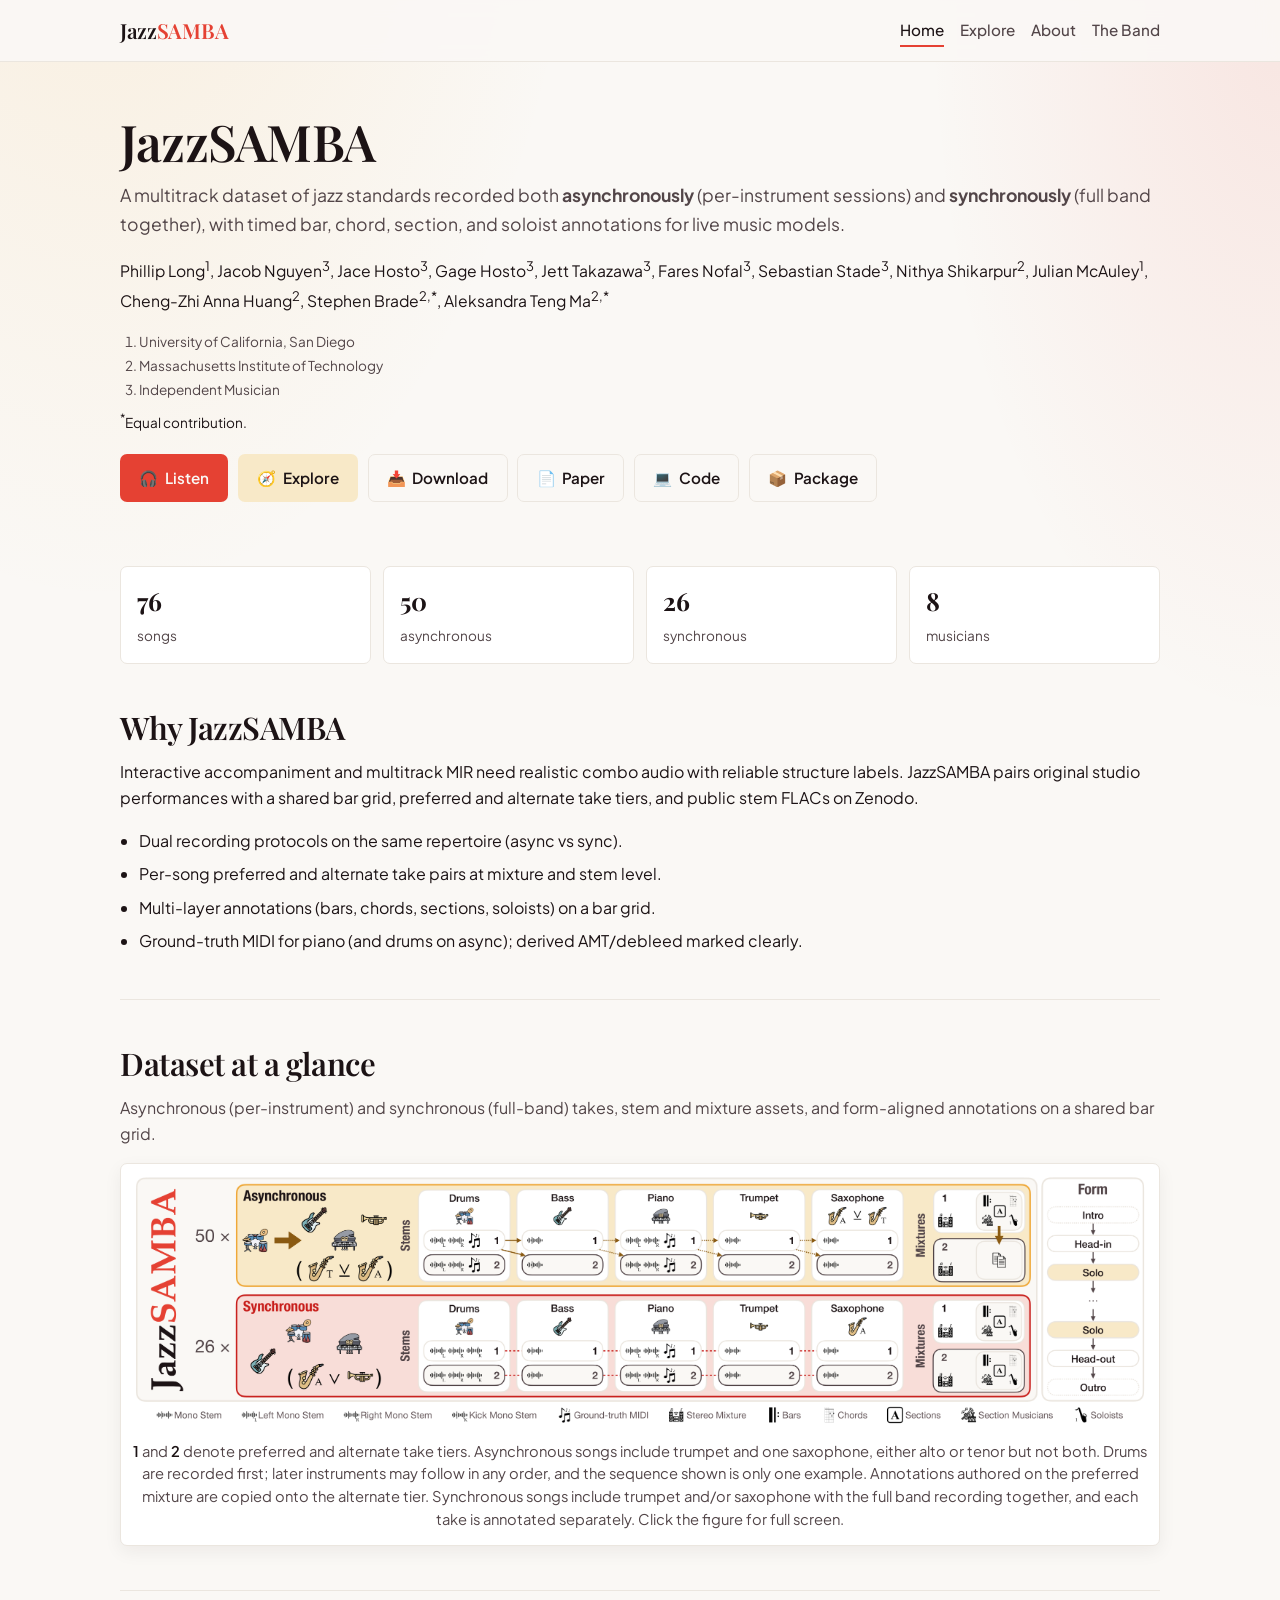
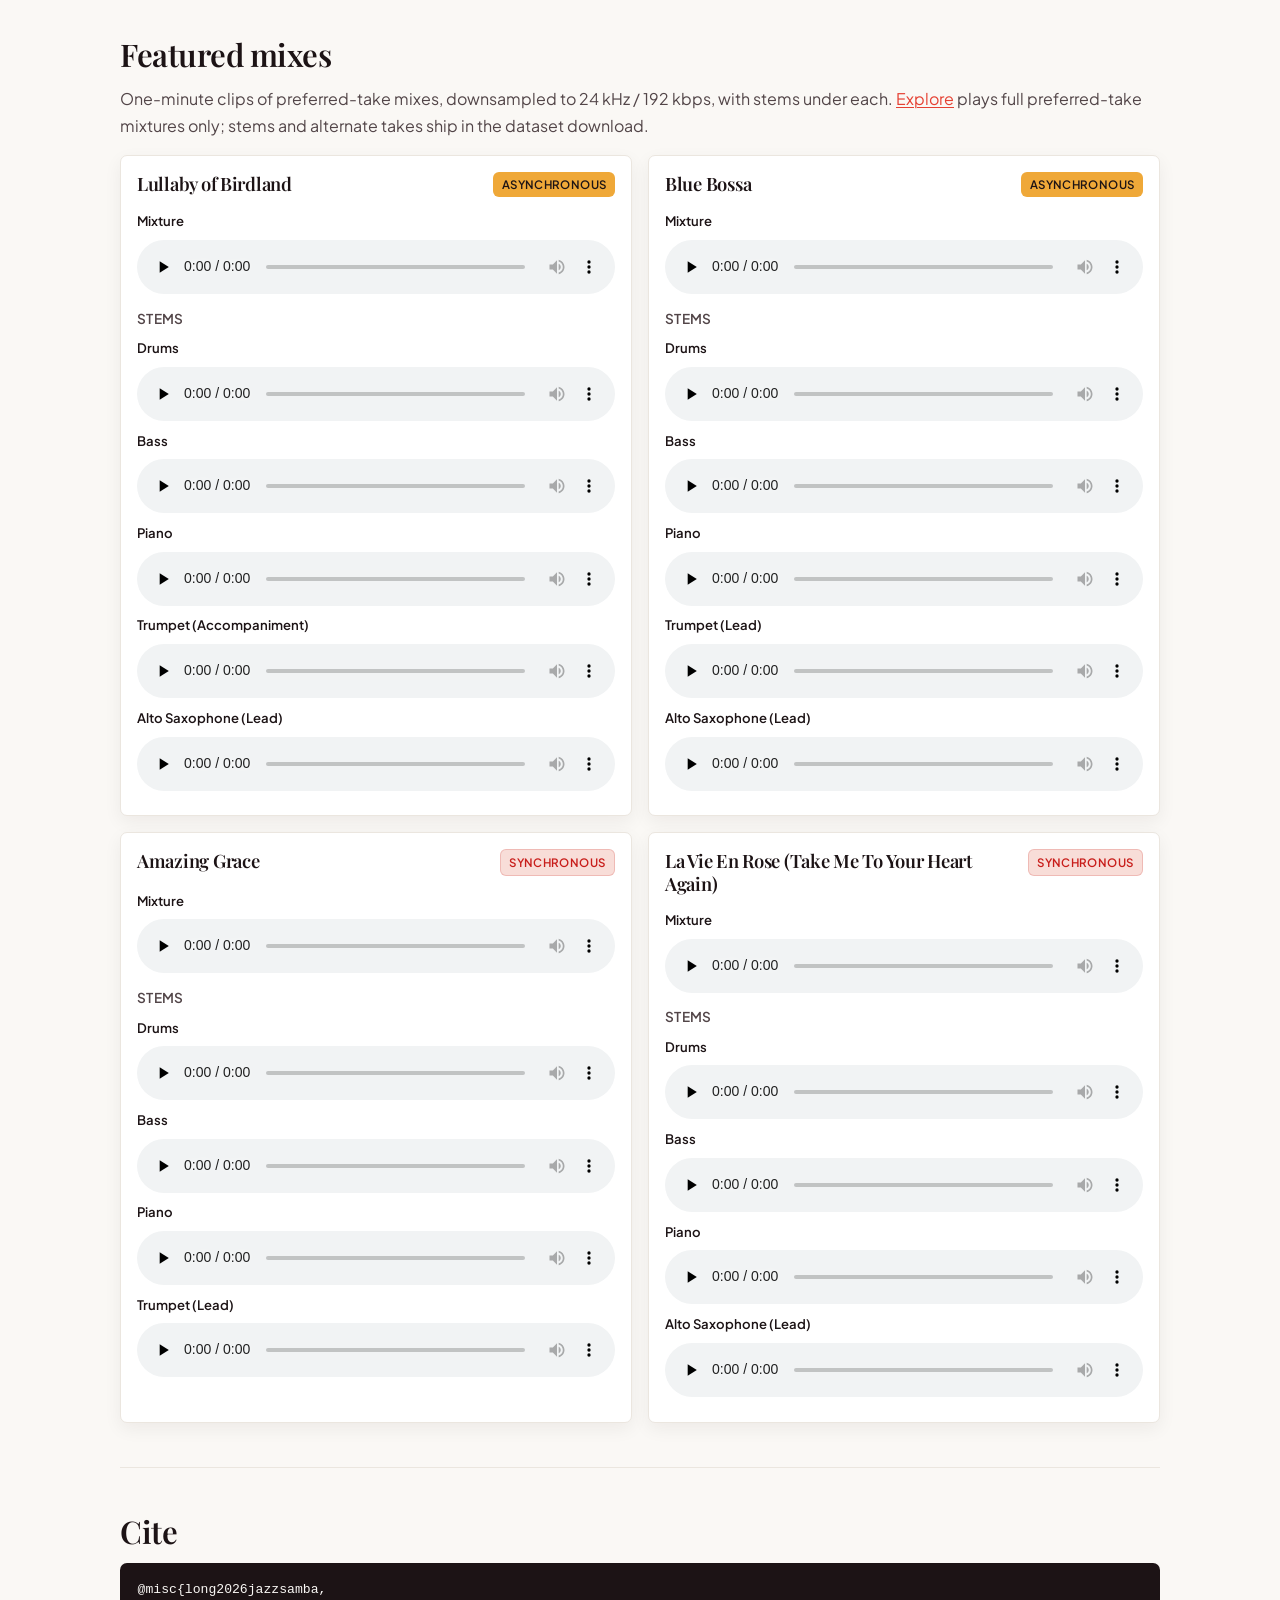
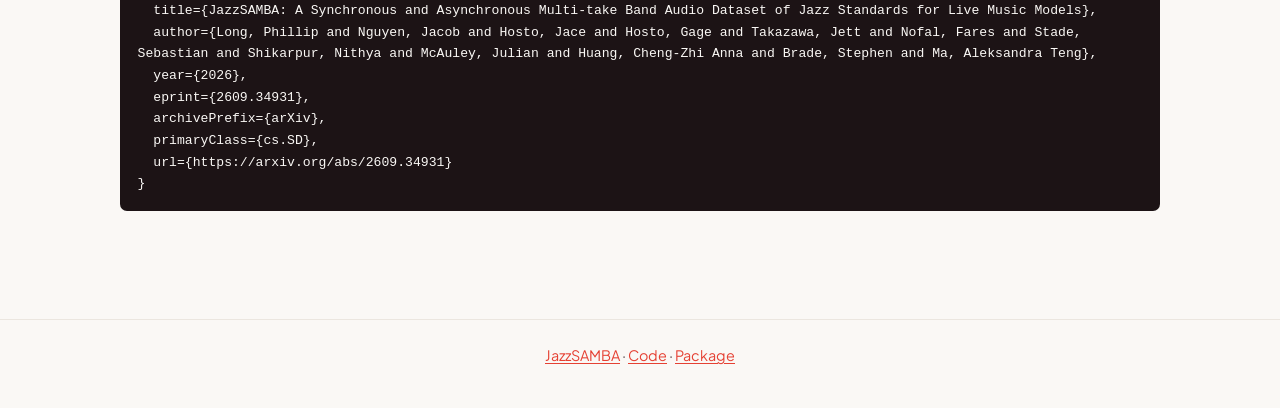
<file: index.html>
<!DOCTYPE html>
<html lang="en">
<head>
  <meta charset="UTF-8" />
  <meta name="viewport" content="width=device-width, initial-scale=1" />
  <title>JazzSAMBA — Dual-protocol jazz combo dataset</title>
  <meta name="description" content="JazzSAMBA: synchronous and asynchronous multi-take band audio of jazz standards with stem FLACs and bar-grid annotations." />
  <link rel="icon" href="img/favicon/favicon.ico" sizes="any" />
  <link rel="icon" type="image/png" sizes="32x32" href="img/favicon/favicon-32x32.png" />
  <link rel="icon" type="image/png" sizes="16x16" href="img/favicon/favicon-16x16.png" />
  <link rel="apple-touch-icon" href="img/favicon/apple-touch-icon.png" />
  <link rel="manifest" href="img/favicon/site.webmanifest" />
  <link rel="stylesheet" href="css/theme.css" />
  <link rel="stylesheet" href="css/site.css" />
</head>
<body>
  <header class="site-header">
    <div class="site-header-inner">
      <a class="brand" href="index.html">Jazz<span>SAMBA</span></a>
      <button type="button" class="nav-toggle" id="nav-toggle" aria-controls="site-nav" aria-expanded="false" aria-label="Open menu">
        <svg viewBox="0 0 24 24" aria-hidden="true"><path d="M4 7h16v2H4V7zm0 4h16v2H4v-2zm0 4h16v2H4v-2z"/></svg>
      </button>
      <nav class="nav" id="site-nav" aria-label="Primary">
        <a data-page="home" href="index.html">Home</a>
        <a data-page="explore" href="explore.html">Explore</a>
        <a data-page="about" href="about.html">About</a>
        <a data-page="band" href="band.html">The Band</a>
      </nav>
    </div>
  </header>

  <main class="site-main">
    <section class="hero">
      <h1>JazzSAMBA</h1>
      <p class="hero-pitch">
        A multitrack dataset of jazz standards recorded both <strong>asynchronously</strong>
        (per-instrument sessions) and <strong>synchronously</strong> (full band together),
        with timed bar, chord, section, and soloist annotations for live music models.
      </p>
      <p class="authors" id="author-list"></p>
      <div class="affil-legend muted" id="affil-legend"></div>

      <div class="cta-row">
        <a class="btn btn-primary" href="#samples"><span class="btn-emoji" aria-hidden="true">🎧</span> Listen</a>
        <a class="btn btn-ghost" href="explore.html"><span class="btn-emoji" aria-hidden="true">🧭</span> Explore</a>
        <a class="btn btn-secondary" data-link="zenodo" href="#" target="_blank" rel="noopener noreferrer"><span class="btn-emoji" aria-hidden="true">📥</span> Download</a>
        <a class="btn btn-secondary" data-link="paper" href="#" target="_blank" rel="noopener noreferrer"><span class="btn-emoji" aria-hidden="true">📄</span> Paper</a>
        <a class="btn btn-secondary" data-link="code" href="https://github.com/pnlong/jazz-standard-dataset" target="_blank" rel="noopener noreferrer"><span class="btn-emoji" aria-hidden="true">💻</span> Code</a>
        <a class="btn btn-secondary" data-link="package" href="https://pypi.org/project/jazzsamba/" target="_blank" rel="noopener noreferrer"><span class="btn-emoji" aria-hidden="true">📦</span> Package</a>
      </div>
    </section>

    <div class="stats" aria-label="Corpus statistics">
      <div class="stat"><strong id="stat-songs">76</strong><span>songs</span></div>
      <div class="stat"><strong id="stat-async">50</strong><span>asynchronous</span></div>
      <div class="stat"><strong id="stat-sync">26</strong><span>synchronous</span></div>
      <div class="stat"><strong id="stat-musicians">8</strong><span>musicians</span></div>
    </div>

    <section class="section">
      <h2>Why JazzSAMBA</h2>
      <p>
        Interactive accompaniment and multitrack MIR need realistic combo audio with
        reliable structure labels. JazzSAMBA pairs original studio performances with a
        shared bar grid, preferred and alternate take tiers, and public stem FLACs on Zenodo.
      </p>
      <ul class="contrib-list">
        <li>Dual recording protocols on the same repertoire (async vs sync).</li>
        <li>Per-song preferred and alternate take pairs at mixture and stem level.</li>
        <li>Multi-layer annotations (bars, chords, sections, soloists) on a bar grid.</li>
        <li>Ground-truth MIDI for piano (and drums on async); derived AMT/debleed marked clearly.</li>
      </ul>
    </section>

    <hr class="section-rule" />

    <section class="section" id="overview">
      <h2>Dataset at a glance</h2>
      <p class="muted">
        Asynchronous (per-instrument) and synchronous (full-band) takes, stem and mixture
        assets, and form-aligned annotations on a shared bar grid.
      </p>
      <figure class="corpus-figure overview-figure">
        <button
          type="button"
          class="overview-figure-open"
          id="overview-figure-open"
          aria-haspopup="dialog"
          aria-controls="overview-modal"
          aria-label="Open dataset overview at full resolution"
        >
          <img
            class="corpus-figure-img"
            src="img/overview/JazzSAMBA_diagram.png"
            alt="JazzSAMBA overview: asynchronous and synchronous protocols with stems, mixtures, and form annotations"
            loading="lazy"
            width="2400"
            height="600"
          />
        </button>
        <figcaption>
          <strong>1</strong> and <strong>2</strong> denote preferred and alternate take tiers.
          Asynchronous songs include trumpet and one saxophone, either alto or tenor but not both.
          Drums are recorded first; later instruments may follow in any order, and the sequence shown is only one example.
          Annotations authored on the preferred mixture are copied onto the alternate tier.
          Synchronous songs include trumpet and/or saxophone with the full band recording together, and each take is annotated separately.
          Click the figure for full screen.
        </figcaption>
      </figure>
    </section>

    <div
      class="overview-modal"
      id="overview-modal"
      hidden
      role="dialog"
      aria-modal="true"
      aria-label="JazzSAMBA dataset overview"
    >
      <button type="button" class="overview-modal-close" id="overview-modal-close" aria-label="Close">
        <span aria-hidden="true">&times;</span>
      </button>
      <img
        class="overview-modal-img"
        id="overview-modal-img"
        src="img/overview/JazzSAMBA_diagram.png"
        alt="JazzSAMBA overview diagram at full resolution"
      />
    </div>

    <hr class="section-rule" />

    <section class="section" id="samples">
      <h2>Featured mixes</h2>
      <p class="muted">
        One-minute clips of preferred-take mixes, downsampled to 24&nbsp;kHz / 192&nbsp;kbps, with stems under each.
        <a href="explore.html">Explore</a> plays full preferred-take mixtures only; stems and alternate takes ship in the dataset download.
      </p>
      <div class="sample-grid" id="featured-samples"></div>
    </section>

    <hr class="section-rule" />

    <section class="section">
      <h2>Cite</h2>
      <div class="cite-box">@misc{long2026jazzsamba,
  title={JazzSAMBA: A Synchronous and Asynchronous Multi-take Band Audio Dataset of Jazz Standards for Live Music Models},
  author={Long, Phillip and Nguyen, Jacob and Hosto, Jace and Hosto, Gage and Takazawa, Jett and Nofal, Fares and Stade, Sebastian and Shikarpur, Nithya and McAuley, Julian and Huang, Cheng-Zhi Anna and Brade, Stephen and Ma, Aleksandra Teng},
  year={2026},
  eprint={2609.34931},
  archivePrefix={arXiv},
  primaryClass={cs.SD},
  url={https://arxiv.org/abs/2609.34931}
}</div>
    </section>
  </main>

  <footer class="site-footer"></footer>

  <script src="js/site.js"></script>
  <script src="js/home.js"></script>
</body>
</html>
</file>
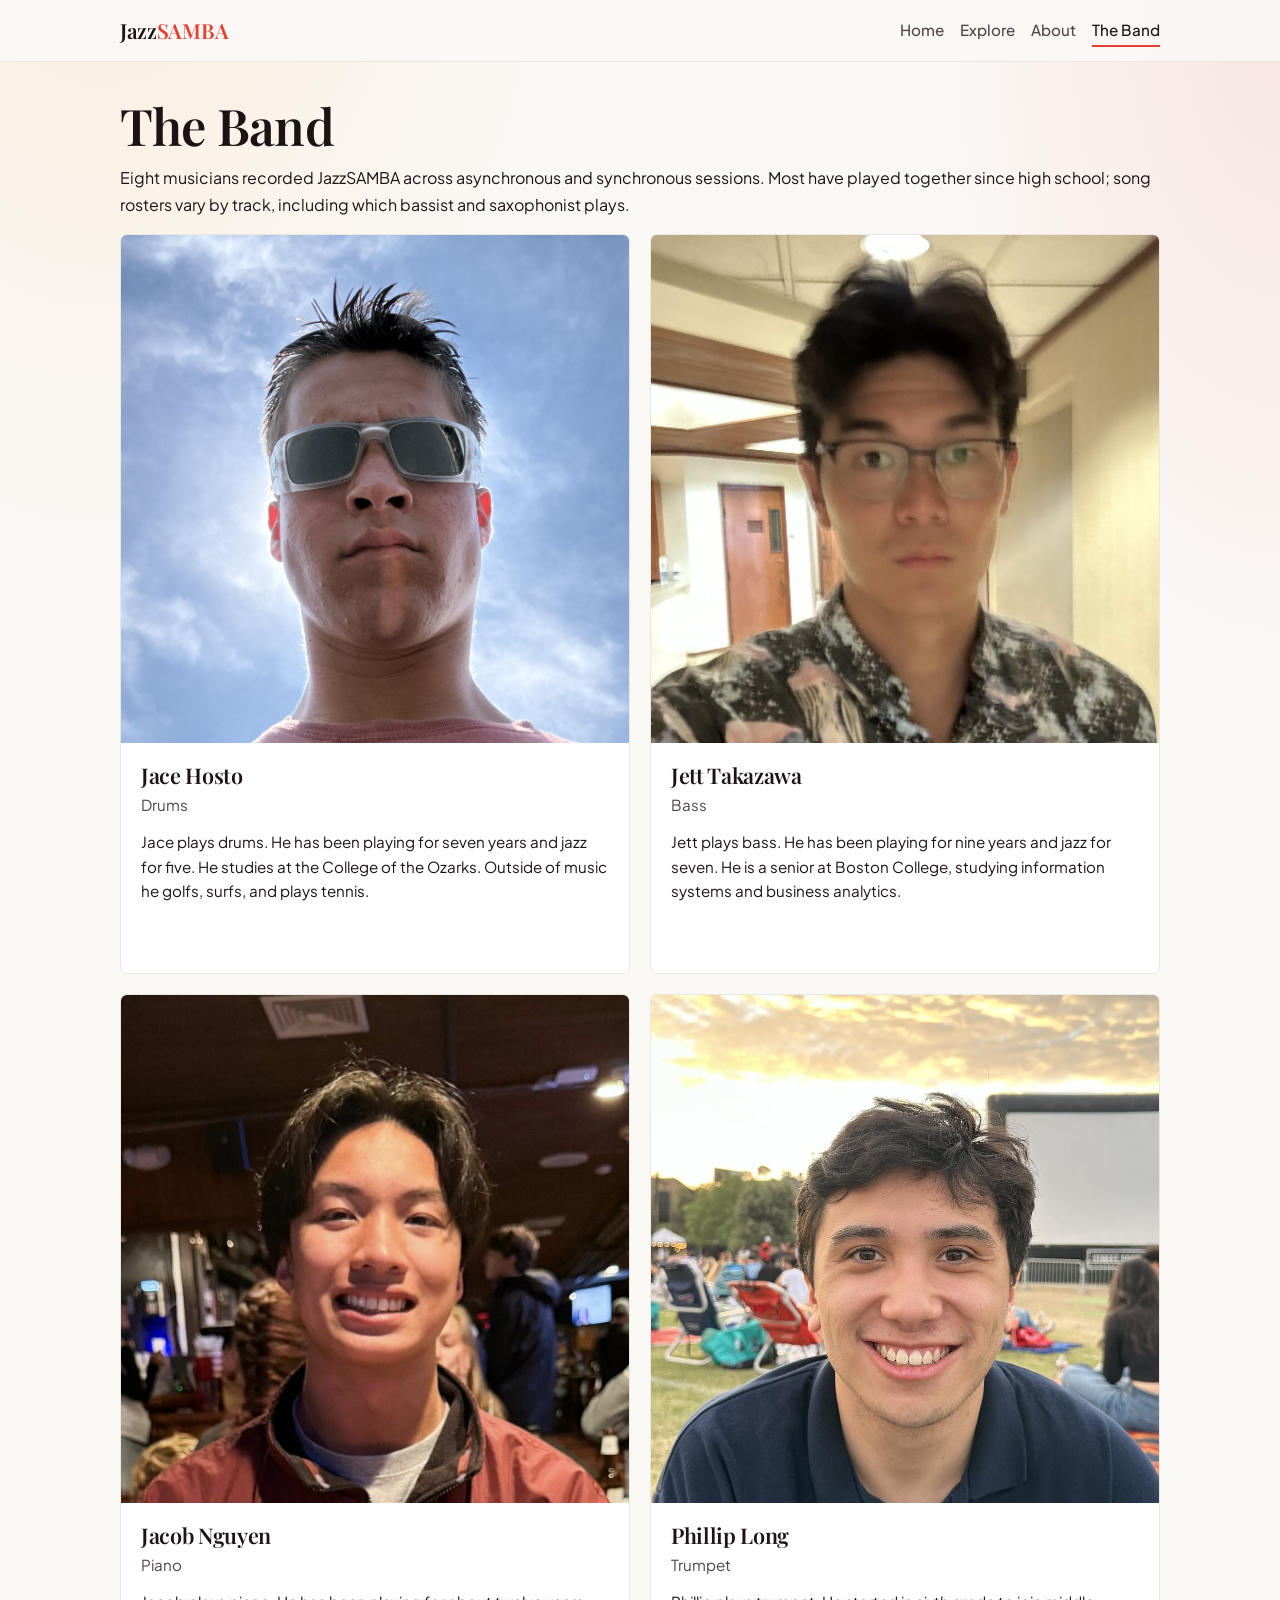
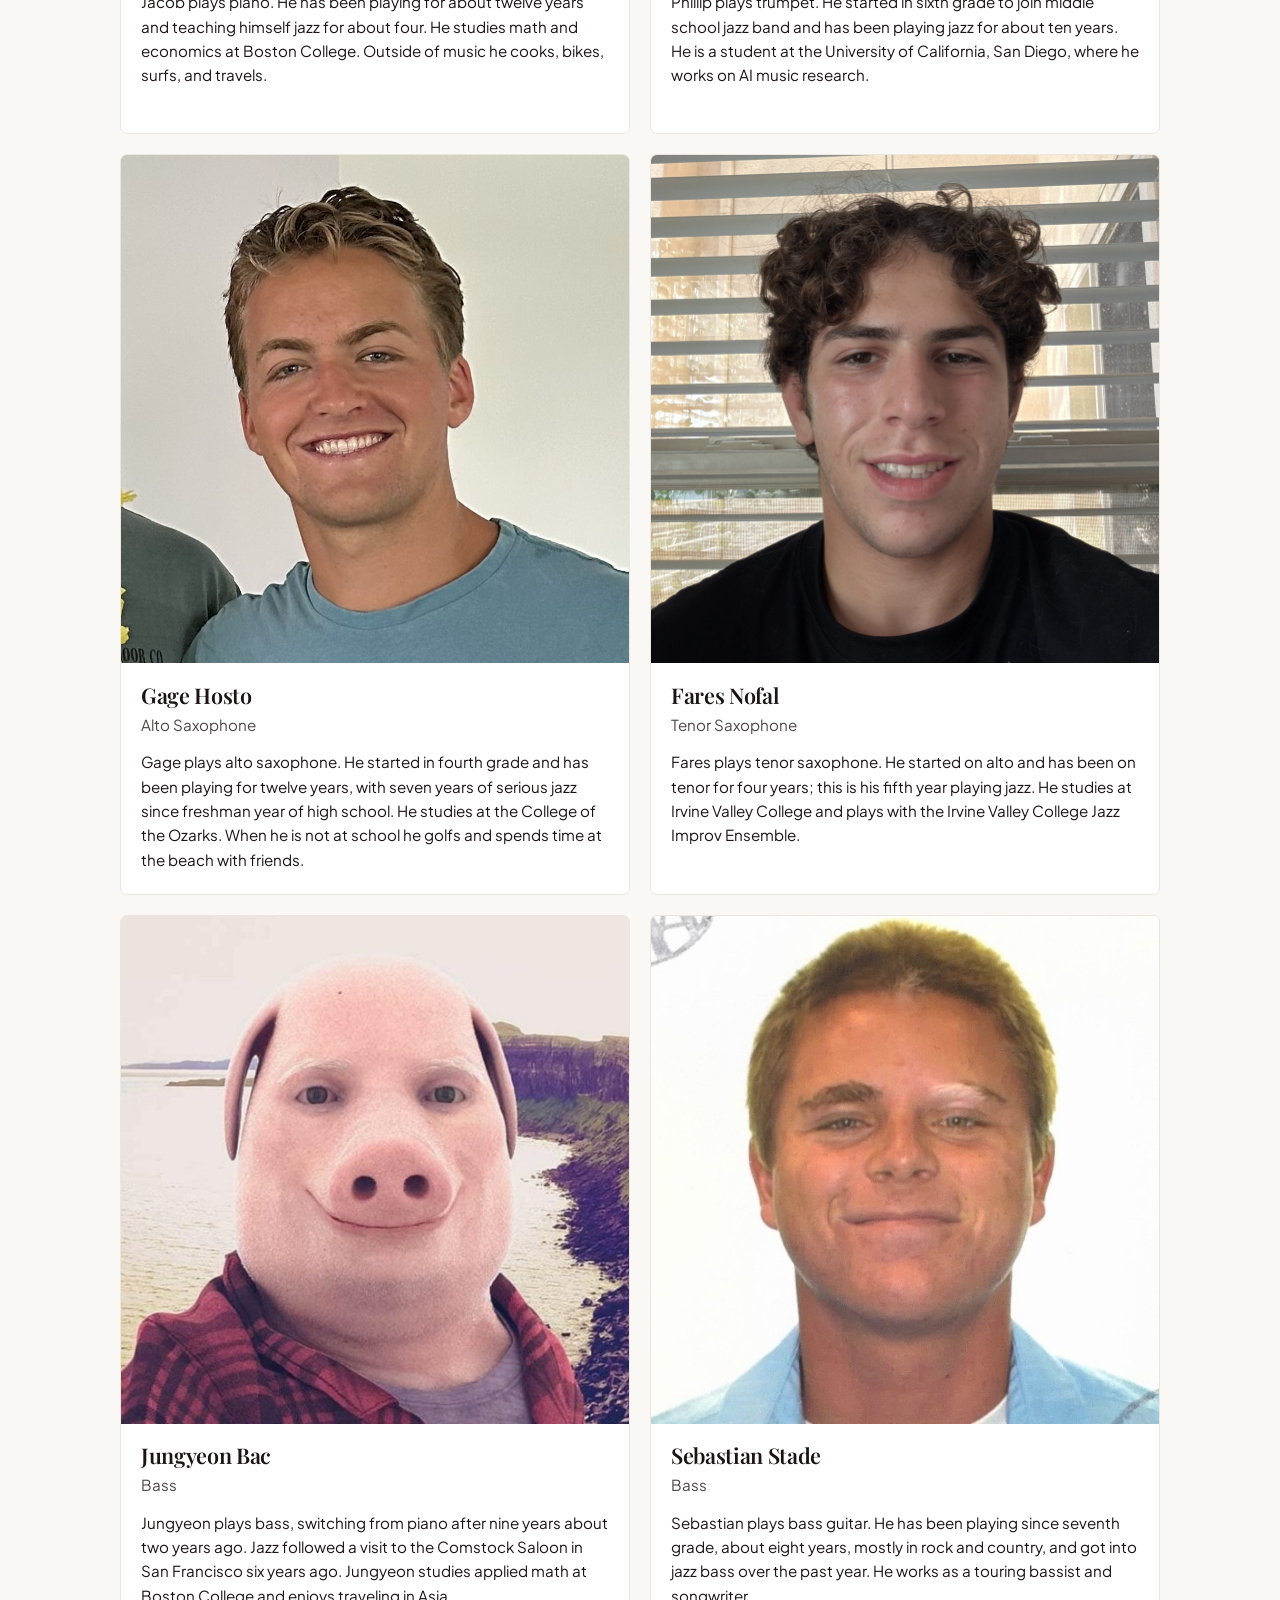
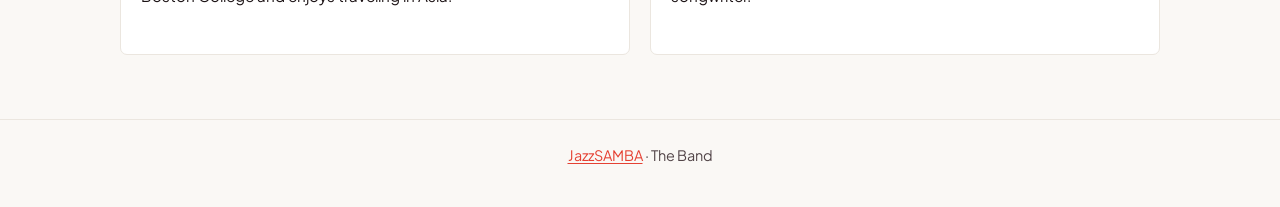
<file: band.html>
<!DOCTYPE html>
<html lang="en">
<head>
  <meta charset="UTF-8" />
  <meta name="viewport" content="width=device-width, initial-scale=1" />
  <title>The Band — JazzSAMBA</title>
  <link rel="icon" href="img/favicon/favicon.ico" sizes="any" />
  <link rel="icon" type="image/png" sizes="32x32" href="img/favicon/favicon-32x32.png" />
  <link rel="icon" type="image/png" sizes="16x16" href="img/favicon/favicon-16x16.png" />
  <link rel="apple-touch-icon" href="img/favicon/apple-touch-icon.png" />
  <link rel="manifest" href="img/favicon/site.webmanifest" />
  <link rel="stylesheet" href="css/theme.css" />
  <link rel="stylesheet" href="css/site.css" />
</head>
<body>
  <header class="site-header">
    <div class="site-header-inner">
      <a class="brand" href="index.html">Jazz<span>SAMBA</span></a>
      <button type="button" class="nav-toggle" id="nav-toggle" aria-controls="site-nav" aria-expanded="false" aria-label="Open menu">
        <svg viewBox="0 0 24 24" aria-hidden="true"><path d="M4 7h16v2H4V7zm0 4h16v2H4v-2zm0 4h16v2H4v-2z"/></svg>
      </button>
      <nav class="nav" id="site-nav" aria-label="Primary">
        <a data-page="home" href="index.html">Home</a>
        <a data-page="explore" href="explore.html">Explore</a>
        <a data-page="about" href="about.html">About</a>
        <a data-page="band" href="band.html">The Band</a>
      </nav>
    </div>
  </header>

  <main class="site-main">
    <h1>The Band</h1>
    <p>
      Eight musicians recorded JazzSAMBA across asynchronous and synchronous sessions.
      Most have played together since high school; song rosters vary by track, including which bassist and saxophonist plays.
    </p>
    <div class="band-grid" id="band-grid"></div>
  </main>

  <footer class="site-footer"></footer>
  <script src="js/site.js"></script>
  <script>
    document.addEventListener("DOMContentLoaded", () => {
      JazzSambaSite.renderBand(document.getElementById("band-grid"));
    });
  </script>
</body>
</html>
</file>
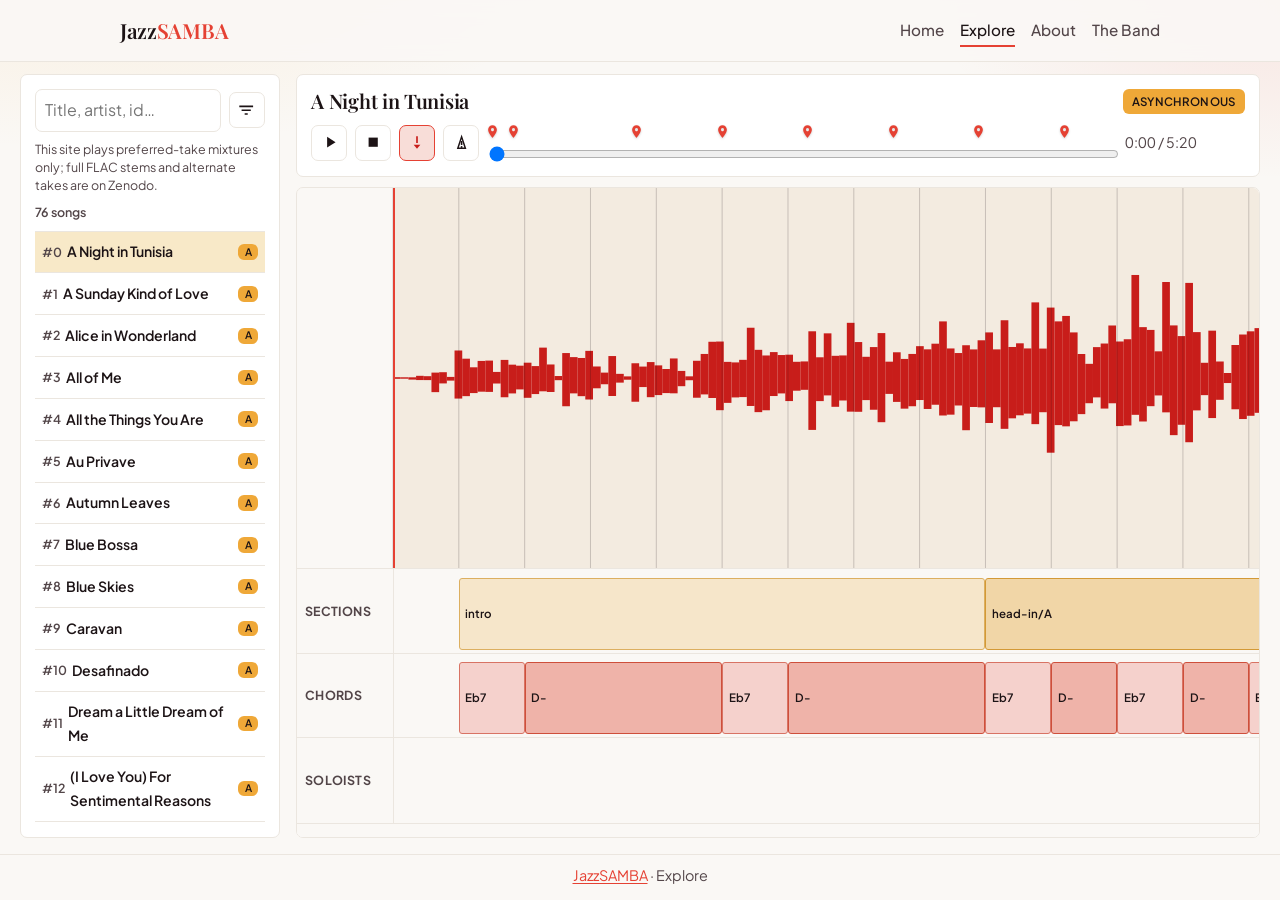
<file: explore.html>
<!DOCTYPE html>
<html lang="en">
<head>
  <meta charset="UTF-8" />
  <meta name="viewport" content="width=device-width, initial-scale=1" />
  <title>Explore — JazzSAMBA</title>
  <link rel="icon" href="img/favicon/favicon.ico" sizes="any" />
  <link rel="icon" type="image/png" sizes="32x32" href="img/favicon/favicon-32x32.png" />
  <link rel="icon" type="image/png" sizes="16x16" href="img/favicon/favicon-16x16.png" />
  <link rel="apple-touch-icon" href="img/favicon/apple-touch-icon.png" />
  <link rel="manifest" href="img/favicon/site.webmanifest" />
  <link rel="stylesheet" href="css/theme.css" />
  <link rel="stylesheet" href="css/site.css" />
  <link rel="stylesheet" href="css/explorer.css" />
</head>
<body class="explorer-page">
  <header class="site-header">
    <div class="site-header-inner">
      <a class="brand" href="index.html">Jazz<span>SAMBA</span></a>
      <button type="button" class="nav-toggle" id="nav-toggle" aria-controls="site-nav" aria-expanded="false" aria-label="Open menu">
        <svg viewBox="0 0 24 24" aria-hidden="true"><path d="M4 7h16v2H4V7zm0 4h16v2H4v-2zm0 4h16v2H4v-2z"/></svg>
      </button>
      <nav class="nav" id="site-nav" aria-label="Primary">
        <a data-page="home" href="index.html">Home</a>
        <a data-page="explore" href="explore.html">Explore</a>
        <a data-page="about" href="about.html">About</a>
        <a data-page="band" href="band.html">The Band</a>
      </nav>
    </div>
  </header>

  <main class="site-main">
    <div class="explorer-layout">
      <aside class="explorer-sidebar">
        <div class="sidebar-search-row">
          <label class="visually-hidden" for="song-search">Search songs</label>
          <input id="song-search" type="search" placeholder="Title, artist, id…" />
          <button
            type="button"
            id="filter-open-btn"
            class="filter-open-btn"
            aria-haspopup="dialog"
            aria-controls="filter-modal"
            aria-expanded="false"
            aria-label="Filters"
            title="Filters"
          >
            <svg viewBox="0 0 24 24" aria-hidden="true"><path d="M10 18h4v-2h-4v2zM3 6h18v2H3V6zm3 7h12v-2H6v2z"/></svg>
          </button>
        </div>
        <p class="sidebar-mix-note">
          This site plays preferred-take mixtures only; full FLAC stems and alternate takes are on Zenodo.
        </p>
        <p class="song-list-label" id="song-list-count"></p>
        <ul class="song-list" id="song-list"></ul>
      </aside>

      <section class="explorer-main">
        <div class="explorer-toolbar">
          <div class="explorer-toolbar-head">
            <h2 id="song-title">Loading…</h2>
            <div id="song-meta" class="muted"></div>
          </div>
          <p class="explorer-notice" id="explorer-notice" hidden></p>
          <div class="transport" id="transport">
            <button type="button" id="play-pause-btn" class="transport-btn" title="Play" aria-label="Play">
              <svg class="transport-icon-play" viewBox="0 0 24 24" aria-hidden="true"><path d="M8 5v14l11-7z"/></svg>
              <svg class="transport-icon-pause hidden" viewBox="0 0 24 24" aria-hidden="true"><path d="M6 5h4v14H6V5zm8 0h4v14h-4V5z"/></svg>
            </button>
            <button type="button" id="stop-btn" class="transport-btn" title="Stop" aria-label="Stop">
              <svg viewBox="0 0 24 24" aria-hidden="true"><path d="M6 6h12v12H6V6z"/></svg>
            </button>
            <button type="button" id="follow-playhead-btn" class="transport-btn is-active" title="Following playhead" aria-label="Following playhead" aria-pressed="true">
              <svg viewBox="0 0 24 24" aria-hidden="true"><path d="M11 4h2v8H11z"/><path d="M8 14l4 5 4-5z"/></svg>
            </button>
            <button type="button" id="metronome-btn" class="transport-btn" title="Metronome off" aria-label="Metronome off" aria-pressed="false">
              <svg viewBox="0 0 24 24" aria-hidden="true">
                <path d="M12 2l6 18H6L12 2zm0 5.5L8.6 18h6.8L12 7.5z"/>
                <path d="M11 10h2v5h-2z"/>
                <circle cx="12" cy="17.5" r="1.2"/>
              </svg>
            </button>
            <div class="seek-wrap">
              <div id="seek-markers" class="seek-markers" aria-hidden="false"></div>
              <input id="seek" type="range" min="0" max="1000" value="0" />
            </div>
            <span id="time-display">0:00 / 0:00</span>
          </div>
        </div>

        <div id="timeline-editor">
          <div id="timeline-viewport" class="timeline-viewport">
            <div id="timeline-inner" class="timeline-inner">
              <div id="waveform-wrap">
                <canvas id="waveform"></canvas>
                <div id="playhead" class="playhead"></div>
              </div>
              <div id="lanes-panel">
                <div id="lanes"></div>
              </div>
            </div>
          </div>
          <div id="timeline-scroll" class="timeline-scroll">
            <div id="timeline-scroll-spacer" class="timeline-scroll-spacer"></div>
          </div>
        </div>
      </section>
    </div>
    <audio id="audio" preload="metadata"></audio>
  </main>

  <div id="filter-modal" class="filter-modal" hidden role="dialog" aria-modal="true" aria-labelledby="filter-modal-title">
    <button type="button" class="filter-modal-backdrop" id="filter-modal-backdrop" aria-label="Close filters"></button>
    <div class="filter-modal-panel">
      <div class="filter-modal-header">
        <h2 id="filter-modal-title">Filters</h2>
        <button type="button" class="filter-modal-close" id="filter-modal-close" aria-label="Close">
          <svg viewBox="0 0 24 24" aria-hidden="true"><path d="M6 6l12 12M18 6L6 18"/></svg>
        </button>
      </div>
      <div class="filter-modal-body">
        <div class="filter-group">
          <p class="filter-group-label">Recording</p>
          <div class="filter-field">
            <label for="protocol-filter">Protocol</label>
            <select id="protocol-filter">
              <option value="all">All</option>
              <option value="async">Asynchronous</option>
              <option value="sync">Synchronous</option>
            </select>
          </div>
          <div class="filter-field">
            <div class="musician-filter-head">
              <span class="filter-field-title">Musicians</span>
              <label class="check-inline">
                <input type="checkbox" id="musician-select-all" checked />
                Select all
              </label>
            </div>
            <div id="musician-checkboxes" class="musician-checkboxes"></div>
          </div>
        </div>
        <div class="filter-group">
          <p class="filter-group-label">Repertoire</p>
          <div class="filter-field">
            <label for="genre-filter">Genre</label>
            <select id="genre-filter">
              <option value="all">All</option>
            </select>
          </div>
          <div class="filter-field">
            <label for="form-filter">Form</label>
            <select id="form-filter">
              <option value="all">All</option>
            </select>
          </div>
          <div class="filter-field">
            <label for="key-filter">Key</label>
            <select id="key-filter">
              <option value="all">All</option>
            </select>
          </div>
          <div class="filter-field">
            <label for="time-filter">Time signature</label>
            <select id="time-filter">
              <option value="all">All</option>
            </select>
          </div>
          <div class="filter-field">
            <label for="swung-filter">Rhythm</label>
            <select id="swung-filter">
              <option value="all">All</option>
              <option value="True">Swung</option>
              <option value="False">Straight</option>
            </select>
          </div>
        </div>
      </div>
      <div class="filter-modal-footer">
        <button type="button" class="filter-reset" id="filter-reset">Reset filters</button>
        <button type="button" class="btn btn-primary filter-done-btn" id="filter-modal-done">Done</button>
      </div>
    </div>
  </div>

  <div id="annotation-modal" class="filter-modal annotation-modal" hidden role="dialog" aria-modal="true" aria-labelledby="annotation-modal-title">
    <button type="button" class="filter-modal-backdrop" id="annotation-modal-backdrop" aria-label="Close details"></button>
    <div class="filter-modal-panel">
      <div class="filter-modal-header">
        <h2 id="annotation-modal-title">Details</h2>
        <button type="button" class="filter-modal-close" id="annotation-modal-close" aria-label="Close">
          <svg viewBox="0 0 24 24" aria-hidden="true"><path d="M6 6l12 12M18 6L6 18"/></svg>
        </button>
      </div>
      <div class="filter-modal-body" id="annotation-modal-body"></div>
      <div class="filter-modal-footer">
        <button type="button" class="btn btn-primary filter-done-btn" id="annotation-modal-done">Close</button>
      </div>
    </div>
  </div>

  <footer class="site-footer"></footer>

  <script src="js/site.js"></script>
  <script src="js/metrical.js"></script>
  <script src="js/metronome.js"></script>
  <script src="js/explorer.js"></script>
</body>
</html>
</file>
<file: css/theme.css>
/* JazzSAMBA demo — mid-century Jazz Samba / Olga Albizu inspired theme */
@import url("https://fonts.googleapis.com/css2?family=Playfair+Display:wght@500;600;700&family=Plus+Jakarta+Sans:wght@400;500;600;700&display=swap");

:root {
  /* Design tokens (1962 Jazz Samba cover) */
  --bg-main: #faf8f5;
  --bg-card: #ffffff;
  --text-primary: #1c1315;
  --text-muted: #524548;
  --brand-primary: #e54133;
  --brand-deep: #c81d1a;
  --accent-gold: #efa838;
  --border-subtle: #ebe6df;

  /* Soft fills for chips / hovers */
  --gold-soft: #f8e9c8;
  --vermilion-soft: #f8ddd8;

  /* Legacy aliases used across page CSS */
  --bg: var(--bg-main);
  --bg-elevated: var(--bg-card);
  --ink: var(--text-primary);
  --ink-muted: var(--text-muted);
  --accent: var(--brand-primary);
  --accent-hover: var(--brand-deep);
  --sea: var(--brand-primary);
  --sea-soft: var(--vermilion-soft);
  --sand: var(--border-subtle);
  --rule: var(--border-subtle);
  --async: #8a5a12;
  --sync: var(--brand-deep);

  --radius: 7px;
  --font-display: "Playfair Display", "Palatino Linotype", Palatino, Georgia, serif;
  --font-body: "Plus Jakarta Sans", "Segoe UI", sans-serif;
  --max: 1080px;
  --nav-h: 4rem;
  --shadow: 0 6px 18px rgba(28, 19, 21, 0.06);
}

*,
*::before,
*::after {
  box-sizing: border-box;
}

html {
  scroll-behavior: smooth;
}

body {
  margin: 0;
  min-height: 100vh;
  font-family: var(--font-body);
  font-size: 1rem;
  line-height: 1.65;
  color: var(--text-primary);
  background:
    radial-gradient(ellipse 70% 45% at 8% -8%, rgba(239, 168, 56, 0.14), transparent 55%),
    radial-gradient(ellipse 55% 40% at 100% 0%, rgba(229, 65, 51, 0.1), transparent 50%),
    var(--bg-main);
}

img {
  max-width: 100%;
  display: block;
}

a {
  color: var(--brand-primary);
  text-decoration-thickness: 1px;
  text-underline-offset: 0.15em;
}

a:hover {
  color: var(--brand-deep);
}

h1,
h2,
h3,
.brand {
  font-family: var(--font-display);
  font-weight: 600;
  letter-spacing: -0.015em;
  line-height: 1.25;
  color: var(--text-primary);
}

h1 {
  font-size: clamp(2.15rem, 4.8vw, 3.15rem);
  margin: 0 0 0.55rem;
}

h2 {
  font-size: clamp(1.45rem, 2.8vw, 1.95rem);
  margin: 0 0 0.75rem;
}

h3 {
  font-size: 1.15rem;
  margin: 0 0 0.4rem;
}

p {
  margin: 0 0 1rem;
  color: var(--text-primary);
}

.muted {
  color: var(--text-muted);
}

.site-header {
  position: sticky;
  top: 0;
  z-index: 40;
  backdrop-filter: blur(10px);
  background: rgba(250, 248, 245, 0.9);
  border-bottom: 1px solid var(--border-subtle);
}

.site-header-inner {
  max-width: var(--max);
  margin: 0 auto;
  padding: 0.85rem 1.25rem;
  display: flex;
  align-items: center;
  justify-content: space-between;
  gap: 1rem;
  flex-wrap: wrap;
}

.brand {
  font-size: 1.3rem;
  color: var(--text-primary);
  text-decoration: none;
}

.brand span {
  color: var(--brand-primary);
}

.nav-toggle {
  display: none;
  align-items: center;
  justify-content: center;
  width: 2.5rem;
  height: 2.5rem;
  padding: 0;
  border: 1px solid var(--border-subtle);
  border-radius: var(--radius);
  background: var(--bg-card);
  color: var(--text-primary);
  cursor: pointer;
}

.nav-toggle svg {
  width: 1.25rem;
  height: 1.25rem;
  fill: currentColor;
}

.nav-toggle[aria-expanded="true"] {
  border-color: var(--brand-primary);
  color: var(--brand-deep);
  background: var(--vermilion-soft);
}

.nav {
  display: flex;
  flex-wrap: wrap;
  gap: 0.35rem 1rem;
  align-items: center;
}

.nav a {
  color: var(--text-muted);
  text-decoration: none;
  font-weight: 500;
  font-size: 0.95rem;
  padding: 0.2rem 0;
  border-bottom: 2px solid transparent;
  transition: color 160ms ease, border-color 160ms ease;
}

.nav a:hover,
.nav a[aria-current="page"] {
  color: var(--text-primary);
  border-bottom-color: var(--brand-primary);
}

@media (max-width: 720px) {
  .nav-toggle {
    display: inline-flex;
    margin-left: auto;
  }

  .nav {
    display: none;
    width: 100%;
    flex-direction: column;
    align-items: stretch;
    gap: 0.15rem;
    padding: 0.35rem 0 0.15rem;
    border-top: 1px solid var(--border-subtle);
  }

  .nav.is-open {
    display: flex;
  }

  .nav a {
    padding: 0.7rem 0.35rem;
    border-bottom: 1px solid var(--border-subtle);
  }

  .nav a[aria-current="page"] {
    border-bottom-color: var(--brand-primary);
  }

  .site-header-inner {
    flex-direction: row;
    align-items: center;
  }
}

.site-main {
  max-width: var(--max);
  margin: 0 auto;
  padding: 2rem 1.25rem 4rem;
}

.site-footer {
  border-top: 1px solid var(--border-subtle);
  padding: 1.5rem 1.25rem 2.5rem;
  text-align: center;
  color: var(--text-muted);
  font-size: 0.9rem;
}

.site-footer-line {
  margin: 0;
}

.site-footer-note {
  margin: 0.4rem 0 0;
  font-size: 0.85rem;
  line-height: 1.45;
  color: var(--text-muted);
}

.btn {
  display: inline-flex;
  align-items: center;
  justify-content: center;
  gap: 0.4rem;
  padding: 0.65rem 1.15rem;
  border-radius: var(--radius);
  border: 1px solid transparent;
  font-family: var(--font-body);
  font-weight: 600;
  font-size: 0.95rem;
  text-decoration: none;
  cursor: pointer;
  transition: background 160ms ease, color 160ms ease, border-color 160ms ease, transform 160ms ease;
}

.btn:hover {
  transform: translateY(-1px);
}

.btn-primary {
  background: var(--brand-primary);
  color: var(--bg-main);
}

.btn-primary:hover {
  background: var(--brand-deep);
  color: var(--bg-main);
}

.btn-secondary {
  background: transparent;
  color: var(--text-primary);
  border-color: var(--border-subtle);
}

.btn-secondary:hover {
  border-color: var(--text-primary);
  color: var(--text-primary);
}

.btn-ghost {
  background: var(--gold-soft);
  color: var(--text-primary);
}

.btn-ghost:hover {
  background: var(--accent-gold);
  color: var(--text-primary);
}

.chip {
  display: inline-block;
  padding: 0.18rem 0.55rem;
  border-radius: 6px;
  font-size: 0.72rem;
  font-weight: 600;
  letter-spacing: 0.03em;
  text-transform: uppercase;
}

.chip-async {
  background: var(--accent-gold);
  color: var(--text-primary);
}

.chip-sync {
  background: var(--vermilion-soft);
  color: var(--brand-deep);
  border: 1px solid rgba(200, 29, 26, 0.18);
}

.stats {
  display: grid;
  grid-template-columns: repeat(auto-fit, minmax(120px, 1fr));
  gap: 0.75rem;
  margin: 1.5rem 0;
}

.stat {
  background: var(--bg-card);
  border: 1px solid var(--border-subtle);
  border-radius: var(--radius);
  padding: 0.9rem 1rem;
}

.stat strong {
  display: block;
  font-family: var(--font-display);
  font-size: 1.55rem;
  color: var(--text-primary);
}

.stat span {
  font-size: 0.85rem;
  color: var(--text-muted);
}

.cta-row {
  display: flex;
  flex-wrap: wrap;
  gap: 0.6rem;
  margin: 1.25rem 0 2rem;
}

.section {
  margin: 2.75rem 0;
}

.section-rule {
  height: 1px;
  background: var(--border-subtle);
  border: 0;
  margin: 2.5rem 0;
}

.placeholder-box {
  border: 1px dashed var(--border-subtle);
  border-radius: var(--radius);
  padding: 1.25rem;
  background: var(--bg-card);
  color: var(--text-muted);
}
</file>
<file: css/site.css>
/* Page-specific layout helpers */

.hero {
  padding: 1rem 0 0.5rem;
  animation: rise 520ms ease both;
}

.hero-pitch {
  font-size: 1.1rem;
  color: var(--text-muted);
  line-height: 1.65;
}

.authors {
  font-size: 0.98rem;
  line-height: 1.7;
}

.affil-legend {
  font-size: 0.85rem;
  color: var(--text-muted);
  margin-top: 0.5rem;
}

.affil-legend ol {
  margin: 0.35rem 0 0;
  padding-left: 1.2rem;
}

.affil-legend li {
  margin: 0.1rem 0;
}

.affil-legend .equal-note {
  margin: 0.45rem 0 0;
}

.sample-grid {
  display: grid;
  grid-template-columns: repeat(2, minmax(0, 1fr));
  gap: 1rem;
}

@media (max-width: 720px) {
  .sample-grid {
    grid-template-columns: 1fr;
  }
}

.sample-card {
  background: var(--bg-card);
  border: 1px solid var(--border-subtle);
  border-radius: var(--radius);
  padding: 1rem;
  box-shadow: var(--shadow);
  transition: transform 180ms ease;
}

.sample-card:hover {
  transform: translateY(-2px);
}

.sample-card-head {
  display: flex;
  align-items: flex-start;
  justify-content: space-between;
  gap: 0.65rem;
  margin-bottom: 0.25rem;
}

.sample-card-head h3 {
  margin: 0;
  flex: 1 1 auto;
  min-width: 0;
}

.sample-card-head .chip {
  flex: 0 0 auto;
  white-space: nowrap;
}

.sample-card audio {
  width: 100%;
  margin-top: 0.35rem;
}

.sample-card .mix-block,
.sample-card .stem-list {
  margin-top: 0.85rem;
}

.sample-card .stem-list h4 {
  margin: 0 0 0.45rem;
  font-size: 0.85rem;
  font-weight: 600;
  letter-spacing: 0.02em;
  text-transform: uppercase;
  color: var(--text-muted);
}

.stem-row,
.mix-block {
  display: grid;
  gap: 0.15rem;
  margin-bottom: 0.55rem;
}

.stem-label {
  font-size: 0.82rem;
  font-weight: 600;
  color: var(--text-primary);
}

.sample-card.empty {
  opacity: 0.75;
}

.band-grid {
  display: grid;
  grid-template-columns: 1fr;
  gap: 1.25rem;
  align-items: stretch;
}

@media (min-width: 720px) {
  .band-grid {
    grid-template-columns: repeat(2, 1fr);
  }
}

.band-card {
  display: flex;
  flex-direction: column;
  height: 100%;
  background: var(--bg-card);
  border: 1px solid var(--border-subtle);
  border-radius: var(--radius);
  overflow: hidden;
  text-align: left;
}

.band-photo {
  aspect-ratio: 1;
  flex-shrink: 0;
  background: linear-gradient(145deg, var(--gold-soft), var(--vermilion-soft));
  display: flex;
  align-items: center;
  justify-content: center;
}

.band-photo img {
  width: 100%;
  height: 100%;
  object-fit: cover;
  object-position: center top;
}

.band-initials {
  font-family: var(--font-display);
  font-size: 2.75rem;
  font-weight: 600;
  letter-spacing: 0.04em;
  color: var(--text-primary);
  opacity: 0.85;
}

.band-meta {
  display: flex;
  flex-direction: column;
  flex: 1 1 auto;
  padding: 1.15rem 1.25rem 1.35rem;
}

.band-meta h3 {
  margin: 0 0 0.2rem;
  font-size: 1.35rem;
}

.band-meta .instrument {
  font-size: 0.95rem;
  color: var(--text-muted);
}

.band-bio {
  flex: 1 1 auto;
  margin: 0.85rem 0 0;
}

.band-bio p {
  margin: 0;
  font-size: 0.95rem;
  line-height: 1.6;
  color: var(--text-primary);
  max-width: none;
}

.band-bio-empty {
  min-height: 0;
}

.protocol-grid {
  display: grid;
  grid-template-columns: repeat(auto-fit, minmax(260px, 1fr));
  gap: 1rem;
}

.protocol-card {
  background: var(--bg-card);
  border: 1px solid var(--border-subtle);
  border-radius: var(--radius);
  padding: 1.15rem 1.2rem;
}

.protocol-card h3 {
  display: flex;
  align-items: center;
  gap: 0.5rem;
}

.protocol-card p {
  max-width: none;
}

.corpus-plots-intro {
  margin-bottom: 1.25rem;
  line-height: 1.6;
}

.corpus-plots {
  display: flex;
  flex-direction: column;
  gap: 1.5rem;
}

.corpus-figure {
  margin: 0;
  background: var(--bg-card);
  border: 1px solid var(--border-subtle);
  border-radius: var(--radius);
  padding: 0.85rem 1rem 1rem;
  box-shadow: var(--shadow);
}

.corpus-figure-img {
  display: block;
  width: 100%;
  height: auto;
  border-radius: calc(var(--radius) - 2px);
  background: transparent;
}

/* About catalog plots: uniform card width; canvases fill the card */
.corpus-plots .corpus-figure {
  width: 100%;
  max-width: 100%;
  margin-inline: 0;
}

.corpus-chart-wrap {
  position: relative;
  width: 100%;
  height: 320px;
  margin: 0 0 0.35rem;
}

.corpus-chart-wrap--doughnut {
  height: 280px;
  max-width: 360px;
  margin-inline: auto;
}

.corpus-chart-wrap--compact {
  height: 220px;
}

.corpus-chart-wrap--tall {
  height: 420px;
}

.corpus-chart-wrap canvas {
  display: block;
  width: 100% !important;
  height: 100% !important;
  background: transparent;
}

.corpus-plots .corpus-figure-img {
  width: 100%;
  max-width: 100%;
  height: auto;
  margin: 0;
}

/* Wide paper overview banner (home): full content width, no max-height crop */
.overview-figure {
  padding: 0.65rem 0.75rem 0.9rem;
}

.overview-figure-open {
  display: block;
  width: 100%;
  padding: 0;
  margin: 0;
  border: 0;
  background: transparent;
  cursor: zoom-in;
  border-radius: calc(var(--radius) - 2px);
}

.overview-figure-open:focus-visible {
  outline: 2px solid var(--brand-primary);
  outline-offset: 3px;
}

.overview-figure .corpus-figure-img {
  width: 100%;
  background: var(--bg-card);
}

.overview-figure figcaption {
  text-align: left;
}

.overview-modal {
  position: fixed;
  inset: 0;
  z-index: 80;
  display: flex;
  align-items: center;
  justify-content: center;
  padding: 1.25rem;
  background: rgba(28, 19, 21, 0.88);
  backdrop-filter: blur(6px);
}

.overview-modal[hidden] {
  display: none;
}

.overview-modal-img {
  display: block;
  max-width: min(100%, 96vw);
  max-height: 92vh;
  width: auto;
  height: auto;
  object-fit: contain;
  border-radius: var(--radius);
  background: var(--bg-card);
  box-shadow: 0 12px 40px rgba(0, 0, 0, 0.35);
}

.overview-modal-close {
  position: fixed;
  top: 0.85rem;
  right: 0.85rem;
  z-index: 81;
  width: 2.6rem;
  height: 2.6rem;
  border: 1px solid rgba(250, 248, 245, 0.35);
  border-radius: var(--radius);
  background: rgba(28, 19, 21, 0.55);
  color: var(--bg-main);
  font-size: 1.75rem;
  line-height: 1;
  cursor: pointer;
}

.overview-modal-close:hover,
.overview-modal-close:focus-visible {
  background: var(--brand-primary);
  border-color: var(--brand-primary);
  outline: none;
}

body.overview-modal-open {
  overflow: hidden;
}

.corpus-figure figcaption {
  margin-top: 0.7rem;
  font-size: 0.92rem;
  line-height: 1.55;
  color: var(--text-muted);
  text-align: center;
}

.corpus-figure figcaption strong {
  color: var(--text-primary);
  font-weight: 600;
}

.cite-box {
  font-family: ui-monospace, SFMono-Regular, Menlo, Consolas, monospace;
  font-size: 0.82rem;
  background: var(--text-primary);
  color: var(--bg-main);
  padding: 1rem 1.1rem;
  border-radius: var(--radius);
  overflow-x: auto;
  white-space: pre-wrap;
}

.story-quote {
  margin: 0.35rem 0 0;
  padding: 1.15rem 1.35rem 1.25rem 1.4rem;
  background: var(--bg-card);
  border: 1px solid var(--border-subtle);
  border-left: 4px solid var(--brand-primary);
  border-radius: 0 var(--radius) var(--radius) 0;
}

.story-quote p {
  margin: 0 0 0.95rem;
  color: var(--text-primary);
  max-width: none;
}

.story-quote p:last-of-type {
  margin-bottom: 1.1rem;
}

.story-attrib {
  margin: 0;
  text-align: right;
  font-family: var(--font-display);
  font-size: 1.05rem;
  font-weight: 600;
  color: var(--text-primary);
}

.contrib-list {
  padding-left: 1.2rem;
}

.contrib-list li {
  margin-bottom: 0.45rem;
}

@keyframes rise {
  from {
    opacity: 0;
    transform: translateY(10px);
  }
  to {
    opacity: 1;
    transform: translateY(0);
  }
}
</file>
<file: css/explorer.css>
/* Read-only explorer timeline (light theme) */

body.explorer-page {
  height: 100vh;
  overflow: hidden;
  display: flex;
  flex-direction: column;
}

.explorer-page .site-header {
  flex-shrink: 0;
}

.explorer-page .site-main {
  flex: 1 1 auto;
  min-height: 0;
  overflow: hidden;
  padding: 0.75rem 1.25rem 0.5rem;
  max-width: 1280px;
  width: 100%;
  margin: 0 auto;
  display: flex;
  flex-direction: column;
}

.explorer-page .site-footer {
  flex-shrink: 0;
  padding: 0.6rem 1.25rem 0.75rem;
  margin: 0;
}

.explorer-layout {
  display: grid;
  grid-template-columns: minmax(200px, 260px) 1fr;
  gap: 1rem;
  flex: 1 1 auto;
  min-height: 0;
  height: 100%;
  align-items: stretch;
  margin-bottom: 0.5rem;
}

@media (orientation: portrait) and (min-width: 861px) and (max-height: 1100px) {
  #waveform-wrap {
    flex: 1 1 0;
    min-height: 80px;
  }

  #lanes-panel {
    flex: 1 1 0;
  }
}

@media (max-width: 860px) {
  body.explorer-page {
    height: 100dvh;
    height: 100vh;
  }

  .explorer-page .site-main {
    padding: 0.5rem 0.75rem 0.45rem;
  }

  .explorer-page .site-footer {
    padding: 0.45rem 0.75rem 0.55rem;
    font-size: 0.78rem;
    line-height: 1.35;
  }

  .explorer-layout {
    display: flex;
    flex-direction: column;
    gap: 0.65rem;
    min-height: 0;
    height: auto;
  }

  /* Song list above, timeline viewer below */
  .explorer-sidebar {
    order: 1;
    flex: 0 0 auto;
    height: auto;
    max-height: min(38vh, 300px);
  }

  .explorer-main {
    order: 2;
    flex: 1 1 auto;
    min-height: 0;
    height: auto;
  }

  .explorer-toolbar h2 {
    font-size: 1.05rem;
  }

  .transport input[type="range"] {
    min-width: 0;
  }

  #time-display {
    min-width: 0;
    font-size: 0.82rem;
  }

  #timeline-editor {
    min-height: 220px;
  }

  #waveform-wrap {
    flex: 1 1 0;
    min-height: 72px;
  }

  #lanes-panel {
    flex: 1 1 0;
  }
}

@media (max-width: 480px) {
  .explorer-page .site-main {
    padding: 0.45rem 0.6rem 0;
  }

  .explorer-sidebar {
    max-height: min(36vh, 260px);
    padding: 0.65rem;
  }

  .explorer-toolbar {
    padding: 0.6rem 0.7rem;
  }

  .explorer-toolbar-head {
    align-items: flex-start;
    gap: 0.35rem;
  }

  .transport {
    display: grid;
    grid-template-columns: repeat(4, 2.25rem) 1fr;
    align-items: center;
    gap: 0.4rem;
  }

  .transport input[type="range"] {
    min-width: 0;
  }

  .seek-wrap {
    grid-column: 1 / -1;
    width: 100%;
    min-width: 0;
  }

  #time-display {
    grid-column: 1 / -1;
    text-align: center;
    width: 100%;
  }

  .ann-detail {
    grid-template-columns: 1fr;
    gap: 0.15rem 0;
  }

  .ann-detail dt {
    margin-top: 0.35rem;
  }

  .ann-detail dt:first-child {
    margin-top: 0;
  }
}

.explorer-sidebar {
  background: var(--bg-elevated);
  border: 1px solid var(--border-subtle);
  border-radius: var(--radius);
  padding: 0.9rem;
  display: flex;
  flex-direction: column;
  gap: 0.5rem;
  height: 100%;
  min-height: 0;
}

.sidebar-search-row {
  display: flex;
  align-items: center;
  gap: 0.45rem;
  flex-shrink: 0;
}

.sidebar-search-row input[type="search"] {
  flex: 1;
  min-width: 0;
  padding: 0.45rem 0.55rem;
  border: 1px solid var(--border-subtle);
  border-radius: var(--radius);
  background: var(--bg-card);
  color: var(--text-primary);
  font: inherit;
}

.sidebar-mix-note {
  margin: 0;
  flex-shrink: 0;
  font-size: 0.78rem;
  line-height: 1.45;
  color: var(--text-muted);
}

.filter-open-btn {
  flex-shrink: 0;
  display: inline-flex;
  align-items: center;
  justify-content: center;
  width: 2.25rem;
  height: 2.25rem;
  padding: 0;
  border: 1px solid var(--border-subtle);
  border-radius: var(--radius);
  background: var(--bg-card);
  color: var(--text-primary);
  cursor: pointer;
}

.filter-open-btn svg {
  width: 1.15rem;
  height: 1.15rem;
  fill: currentColor;
}

.filter-open-btn:hover {
  border-color: color-mix(in srgb, var(--brand-primary) 35%, var(--border-subtle));
  color: var(--brand-primary);
}

.filter-open-btn.is-active {
  border-color: color-mix(in srgb, var(--brand-primary) 45%, var(--border-subtle));
  background: var(--vermilion-soft);
  color: var(--brand-deep);
}

.visually-hidden {
  position: absolute;
  width: 1px;
  height: 1px;
  padding: 0;
  margin: -1px;
  overflow: hidden;
  clip: rect(0, 0, 0, 0);
  white-space: nowrap;
  border: 0;
}

.filter-modal {
  position: fixed;
  inset: 0;
  z-index: 200;
  display: flex;
  align-items: center;
  justify-content: center;
  padding: 1rem;
}

.filter-modal[hidden] {
  display: none;
}

body.filter-modal-open {
  overflow: hidden;
}

.filter-modal-backdrop {
  position: absolute;
  inset: 0;
  border: 0;
  background: rgba(28, 19, 21, 0.45);
  cursor: pointer;
}

.filter-modal-panel {
  position: relative;
  width: min(100%, 420px);
  max-height: min(90vh, 640px);
  background: var(--bg-card);
  border: 1px solid var(--border-subtle);
  border-radius: var(--radius);
  box-shadow: var(--shadow);
  display: flex;
  flex-direction: column;
  overflow: hidden;
}

.filter-modal-header {
  display: flex;
  align-items: center;
  justify-content: space-between;
  gap: 0.75rem;
  padding: 1rem 1.1rem 0.75rem;
  border-bottom: 1px solid var(--border-subtle);
}

.filter-modal-header h2 {
  margin: 0;
  font-size: 1.2rem;
}

.filter-modal-close {
  border: 0;
  background: transparent;
  padding: 0.25rem;
  cursor: pointer;
  color: var(--text-muted);
  line-height: 0;
}

.filter-modal-close svg {
  width: 1.25rem;
  height: 1.25rem;
  stroke: currentColor;
  stroke-width: 2;
  fill: none;
}

.filter-modal-close:hover {
  color: var(--text-primary);
}

.filter-modal-body {
  padding: 0.85rem 1.1rem;
  overflow-y: auto;
  display: flex;
  flex-direction: column;
  gap: 0.65rem;
}

.filter-modal-footer {
  display: flex;
  align-items: center;
  justify-content: space-between;
  gap: 0.75rem;
  padding: 0.85rem 1.1rem;
  border-top: 1px solid var(--border-subtle);
  background: var(--bg-main);
}

.filter-done-btn {
  padding: 0.45rem 1rem;
  font-size: 0.9rem;
}

.filter-group {
  display: flex;
  flex-direction: column;
  gap: 0.45rem;
}

.filter-group + .filter-group {
  padding-top: 0.55rem;
  border-top: 1px solid var(--border-subtle);
}

.filter-group-label {
  margin: 0;
  font-size: 0.72rem;
  font-weight: 700;
  letter-spacing: 0.06em;
  text-transform: uppercase;
  color: var(--text-muted);
}

.filter-reset {
  border: 0;
  background: transparent;
  color: var(--brand-primary);
  font: inherit;
  font-size: 0.85rem;
  font-weight: 600;
  padding: 0;
  cursor: pointer;
}

.filter-reset:hover {
  color: var(--brand-deep);
}

.filter-field label,
.filter-field-title {
  display: block;
  font-size: 0.8rem;
  font-weight: 600;
  color: var(--text-muted);
  margin-bottom: 0.25rem;
}

.filter-modal select {
  width: 100%;
  padding: 0.45rem 0.55rem;
  border: 1px solid var(--border-subtle);
  border-radius: var(--radius);
  background: var(--bg-card);
  color: var(--text-primary);
  font: inherit;
}

.musician-filter-head {
  display: flex;
  align-items: center;
  justify-content: space-between;
  gap: 0.5rem;
  margin-bottom: 0.35rem;
}

.musician-filter-head .filter-field-title {
  margin-bottom: 0;
}

.check-inline {
  display: flex;
  align-items: center;
  gap: 0.35rem;
  font-size: 0.78rem;
  font-weight: 600;
  color: var(--text-muted);
  cursor: pointer;
}

.musician-checkboxes {
  display: flex;
  flex-direction: column;
  gap: 0.35rem;
  max-height: 11rem;
  overflow-y: auto;
  padding: 0.35rem 0;
}

.musician-checkboxes label {
  display: flex;
  align-items: flex-start;
  gap: 0.4rem;
  font-size: 0.85rem;
  font-weight: 500;
  color: var(--text-primary);
  cursor: pointer;
  margin: 0;
}

.song-list-label {
  margin: 0;
  flex-shrink: 0;
  font-size: 0.78rem;
  font-weight: 600;
  color: var(--text-muted);
}

.song-list {
  list-style: none;
  margin: 0;
  padding: 0;
  overflow-y: auto;
  flex: 1 1 auto;
  min-height: 0;
  border-top: 1px solid var(--border-subtle);
}

.song-list li button {
  width: 100%;
  text-align: left;
  border: 0;
  background: transparent;
  padding: 0.55rem 0.4rem;
  border-bottom: 1px solid var(--border-subtle);
  cursor: pointer;
  font: inherit;
  color: var(--text-primary);
}

.song-list li button:hover,
.song-list li button.active {
  background: var(--gold-soft);
}

.song-list .song-list-row {
  display: flex;
  align-items: center;
  justify-content: space-between;
  gap: 0.5rem;
  min-width: 0;
}

.song-list .song-list-main {
  display: flex;
  align-items: center;
  gap: 0.35rem;
  min-width: 0;
  flex: 1 1 auto;
}

.song-list .song-id {
  flex-shrink: 0;
  font-size: 0.78rem;
  font-weight: 600;
  color: var(--text-muted);
}

.song-list .chip-protocol {
  flex-shrink: 0;
  padding: 0.1rem 0.35rem;
  font-size: 0.65rem;
  min-width: 1.25rem;
  text-align: center;
  line-height: 1.2;
}

.song-list .title {
  flex: 1 1 auto;
  min-width: 0;
  font-weight: 600;
  font-size: 0.88rem;
}

.explorer-main {
  min-width: 0;
  min-height: 0;
  height: 100%;
  display: flex;
  flex-direction: column;
  gap: 0.65rem;
}

.explorer-toolbar {
  display: flex;
  flex-direction: column;
  gap: 0.5rem;
  flex-shrink: 0;
  background: var(--bg-elevated);
  border: 1px solid var(--border-subtle);
  border-radius: var(--radius);
  padding: 0.75rem 0.9rem;
}

.explorer-toolbar-head {
  display: flex;
  flex-wrap: wrap;
  align-items: center;
  gap: 0.75rem;
}

.explorer-toolbar h2 {
  margin: 0;
  font-size: 1.25rem;
  flex: 1;
}

.explorer-notice {
  margin: 0;
  font-size: 0.85rem;
  color: var(--brand-deep);
}

.explorer-notice[hidden] {
  display: none;
}

.transport {
  display: flex;
  align-items: center;
  gap: 0.5rem;
  flex-wrap: wrap;
  width: 100%;
}

.transport-btn {
  display: inline-flex;
  align-items: center;
  justify-content: center;
  width: 2.25rem;
  height: 2.25rem;
  padding: 0;
  border: 1px solid var(--border-subtle);
  background: var(--bg-card);
  color: var(--text-primary);
  border-radius: var(--radius);
  cursor: pointer;
}

.transport-btn svg {
  width: 1.15rem;
  height: 1.15rem;
  fill: currentColor;
}

#play-pause-btn .transport-icon-play {
  margin-left: 0.1rem;
}

#follow-playhead-btn svg {
  width: 1.25rem;
  height: 1.25rem;
}

#metronome-btn svg {
  width: 1.2rem;
  height: 1.2rem;
}

#metronome-btn.is-active {
  background: var(--vermilion-soft);
  border-color: var(--brand-primary);
  color: var(--brand-deep);
}

.transport-btn .hidden {
  display: none !important;
}

.transport-btn.is-active {
  background: var(--vermilion-soft);
  border-color: var(--brand-primary);
  color: var(--brand-deep);
}

.transport-btn:hover {
  border-color: var(--text-primary);
}

.transport input[type="range"] {
  flex: 1;
  min-width: 120px;
  width: 100%;
}

.seek-wrap {
  flex: 1;
  min-width: 120px;
  display: flex;
  flex-direction: column;
  gap: 2px;
  min-height: 32px;
  justify-content: center;
}

.seek-markers {
  position: relative;
  height: 20px;
  margin: 0 2px;
}

.seek-markers.is-empty {
  height: 0;
  margin: 0;
}

.seek-marker {
  position: absolute;
  top: 0;
  transform: translateX(-50%);
  display: flex;
  align-items: center;
  justify-content: center;
  width: 20px;
  height: 20px;
  padding: 0;
  border: none;
  background: transparent;
  color: var(--brand-primary);
  cursor: pointer;
  z-index: 2;
}

.seek-marker-icon {
  width: 15px;
  height: 15px;
  fill: currentColor;
  display: block;
  filter: drop-shadow(0 1px 1px rgba(28, 19, 21, 0.2));
}

.seek-marker:hover {
  color: var(--brand-deep);
}

.seek-marker:hover .seek-marker-icon {
  width: 17px;
  height: 17px;
}

#time-display {
  font-variant-numeric: tabular-nums;
  font-size: 0.9rem;
  color: var(--text-muted);
  min-width: 7.5rem;
}

#timeline-editor {
  background: var(--bg-card);
  border: 1px solid var(--border-subtle);
  border-radius: var(--radius);
  overflow: hidden;
  display: flex;
  flex-direction: column;
  flex: 1 1 auto;
  min-height: 0;
}

.timeline-viewport {
  flex: 1 1 auto;
  min-height: 0;
  overflow-x: auto;
  overflow-y: hidden;
  scrollbar-width: none;
  -ms-overflow-style: none;
}

.timeline-viewport::-webkit-scrollbar {
  display: none;
  height: 0;
}

.timeline-inner {
  display: flex;
  flex-direction: column;
  min-height: 100%;
}

.timeline-scroll {
  flex: 0 0 auto;
  overflow-x: auto;
  overflow-y: hidden;
  height: 14px;
  border-top: 1px solid var(--border-subtle);
  background: var(--bg-main);
}

.timeline-scroll-spacer {
  height: 1px;
  pointer-events: none;
}

#waveform-wrap {
  position: relative;
  overflow: hidden;
  flex: 3 1 0;
  min-height: 120px;
  border-bottom: 1px solid var(--border-subtle);
  background: #f3ebe0;
  cursor: crosshair;
  display: flex;
  align-items: stretch;
}

#waveform {
  display: block;
  height: 100%;
  min-height: 100%;
}

.playhead {
  position: absolute;
  top: 0;
  bottom: 0;
  width: 2px;
  background: var(--brand-primary);
  pointer-events: none;
  z-index: 5;
}

#lanes-panel {
  overflow: hidden;
  flex: 2 1 0;
  min-height: 0;
  background: var(--bg-main);
  display: flex;
  flex-direction: column;
}

#lanes {
  position: relative;
  flex: 1 1 auto;
  min-height: 0;
  height: 100%;
  display: grid;
  grid-template-rows: repeat(3, 1fr);
}

.lane {
  display: flex;
  align-items: stretch;
  min-height: 0;
  border-bottom: 1px solid var(--border-subtle);
}

.lane:last-child {
  border-bottom: 0;
}

.lane-label {
  position: sticky;
  left: 0;
  z-index: 3;
  width: 96px;
  flex-shrink: 0;
  display: flex;
  align-items: center;
  padding: 0 0.5rem;
  font-size: 0.78rem;
  font-weight: 700;
  letter-spacing: 0.03em;
  text-transform: uppercase;
  color: var(--text-muted);
  background: var(--bg-main);
  box-shadow: 1px 0 0 var(--border-subtle);
  align-self: stretch;
}

.lane-track {
  position: relative;
  flex: 1 1 auto;
  min-height: 0;
  height: 100%;
  display: flex;
  align-items: center;
}

.lane-track-inner {
  position: relative;
  flex-shrink: 0;
}

.block {
  position: absolute;
  border-radius: 3px;
  font-size: 0.72rem;
  font-weight: 600;
  padding: 0 0.35rem;
  overflow: hidden;
  white-space: nowrap;
  box-sizing: border-box;
  display: flex;
  align-items: center;
  line-height: 1.2;
}

.block.block-clickable {
  cursor: pointer;
}

.block.block-clickable:hover {
  filter: brightness(0.97);
  box-shadow: inset 0 0 0 1px rgba(28, 19, 21, 0.12);
}

.ann-detail {
  margin: 0;
  display: grid;
  grid-template-columns: minmax(7rem, 38%) 1fr;
  gap: 0.35rem 0.75rem;
  font-size: 0.9rem;
}

.ann-detail dt {
  margin: 0;
  font-weight: 600;
  color: var(--text-muted);
}

.ann-detail dd {
  margin: 0;
  color: var(--text-primary);
}

.ann-detail-list {
  margin: 0;
  padding-left: 1.1rem;
}

.ann-detail-list li {
  margin: 0.15rem 0;
}

.ann-tag-list {
  display: flex;
  flex-wrap: wrap;
  gap: 0.3rem;
}

.ann-tag {
  display: inline-block;
  padding: 0.12rem 0.45rem;
  border-radius: 999px;
  font-size: 0.78rem;
  font-weight: 600;
  line-height: 1.35;
  background: var(--gold-soft);
  color: var(--text-primary);
}

.ann-detail-chord dd:not(.ann-tag-list) {
  line-height: 1.45;
}

.ann-detail-section dd:not(.ann-tag-list) {
  line-height: 1.45;
}
</file>
